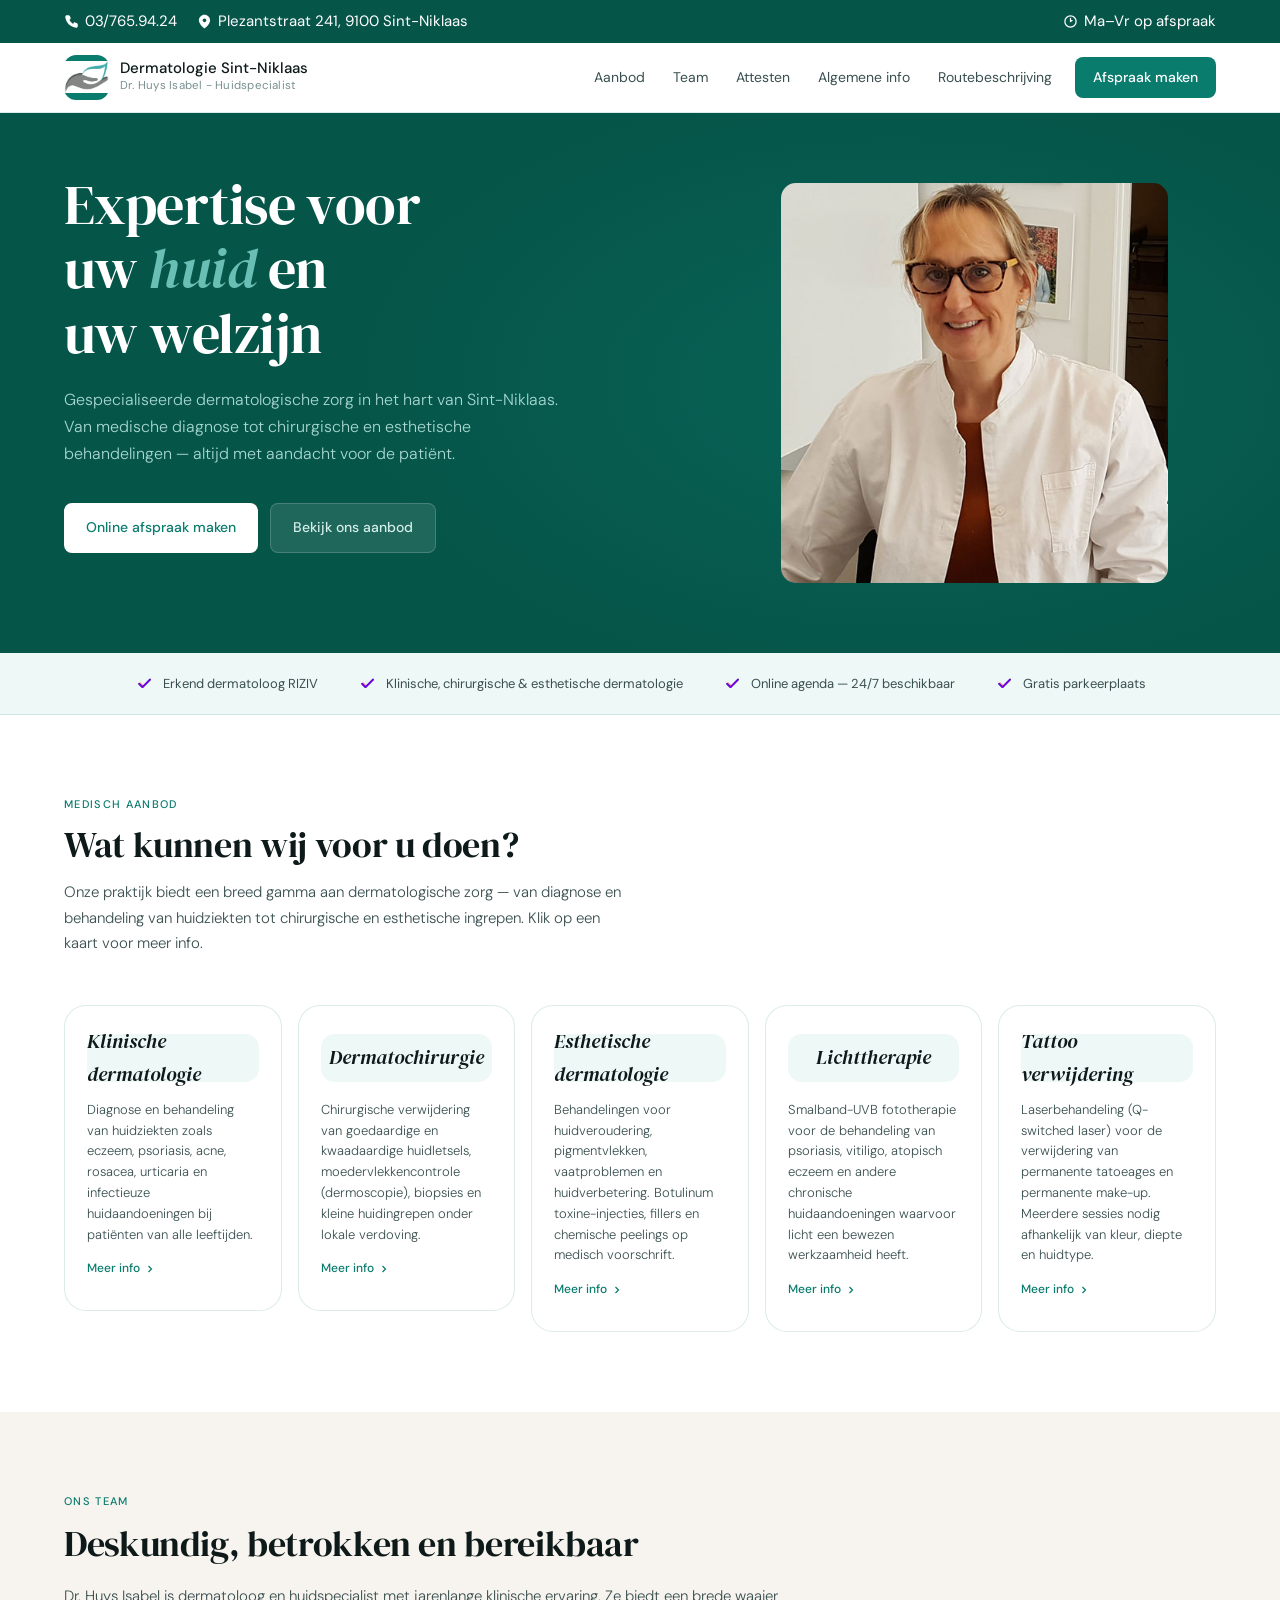
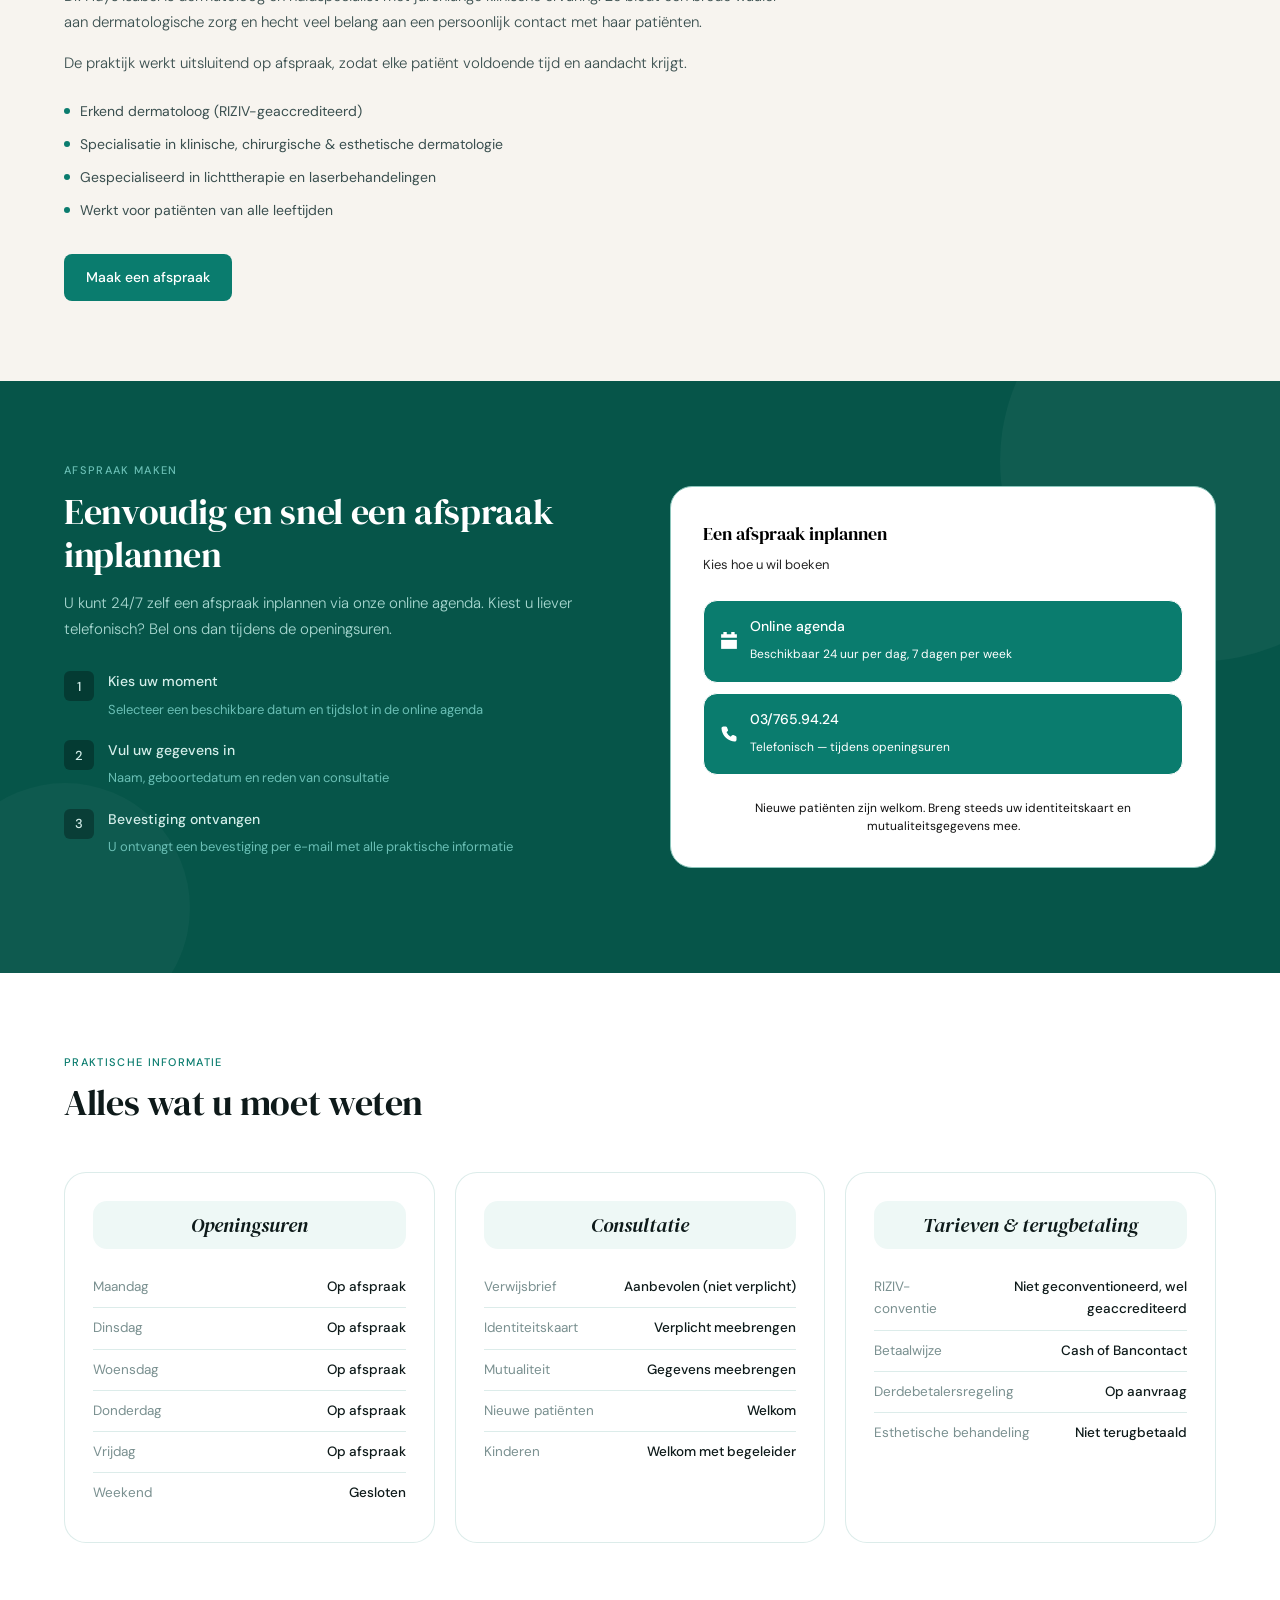
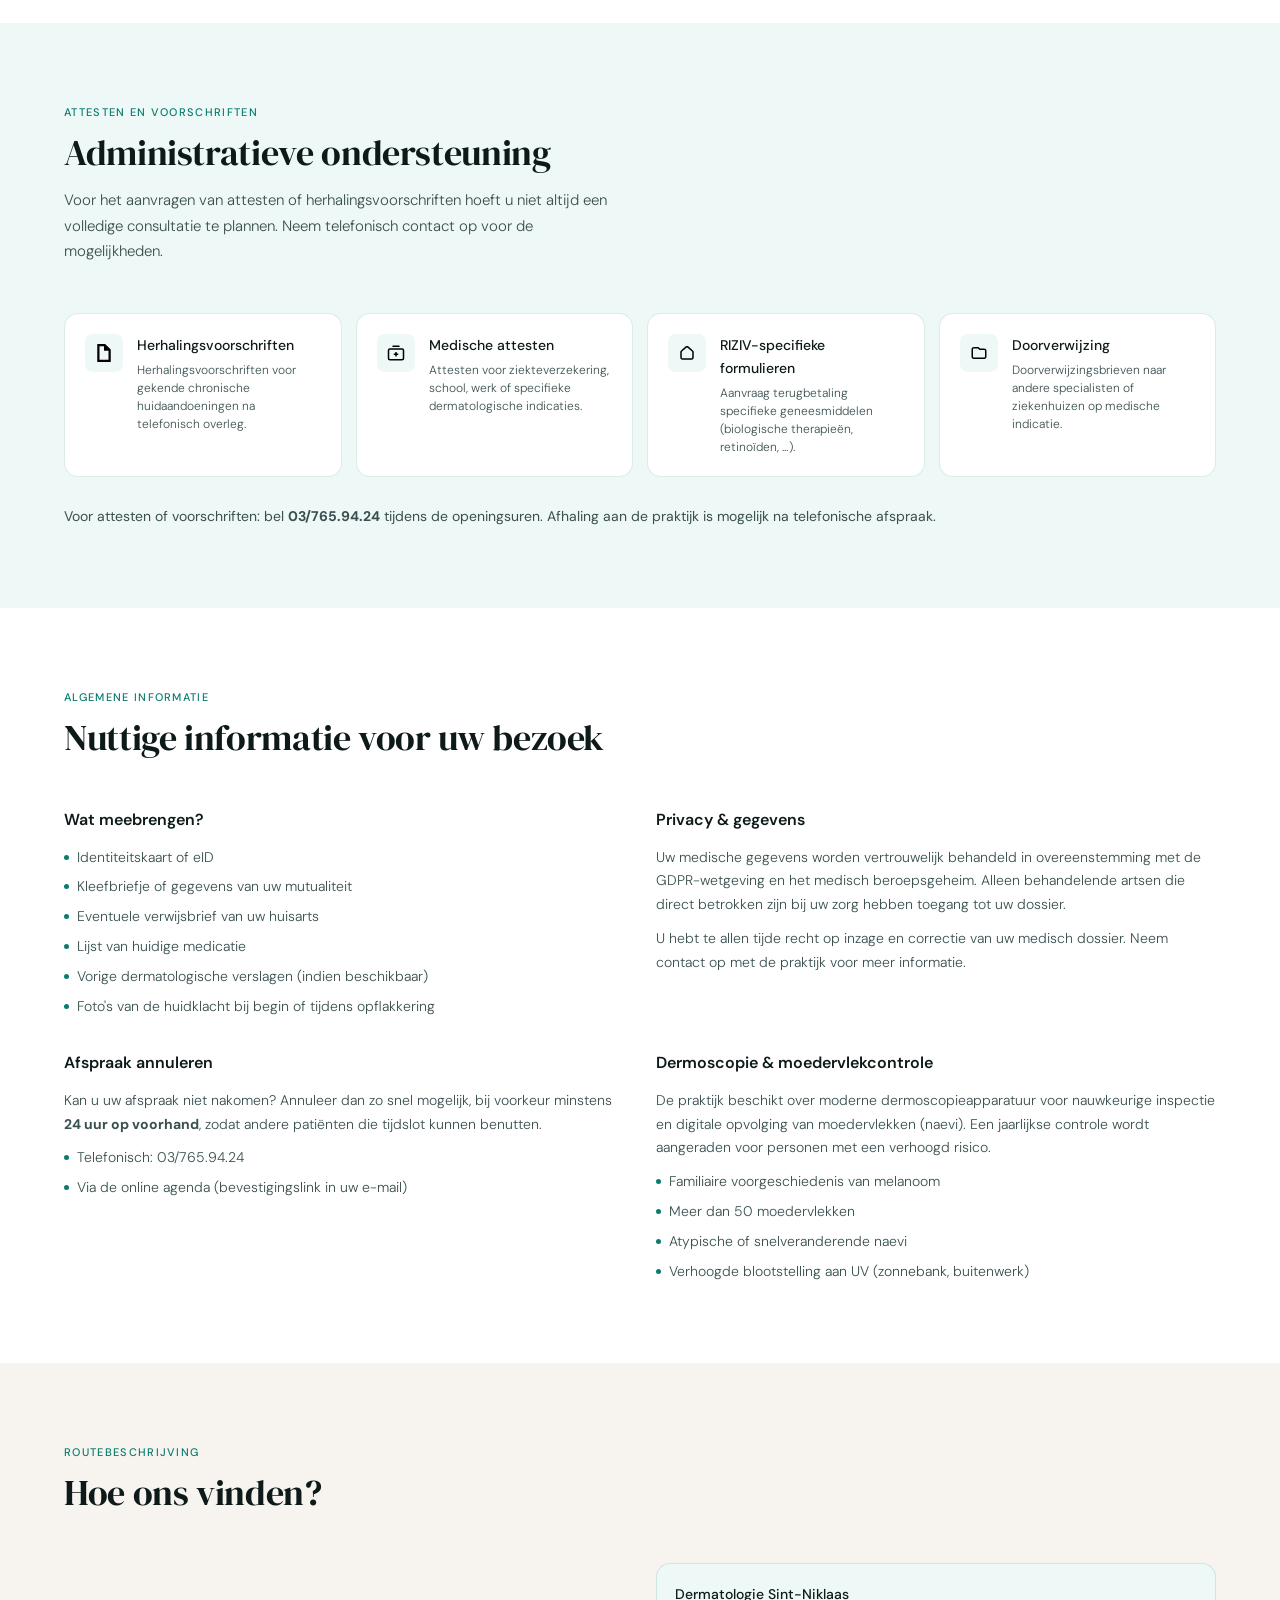
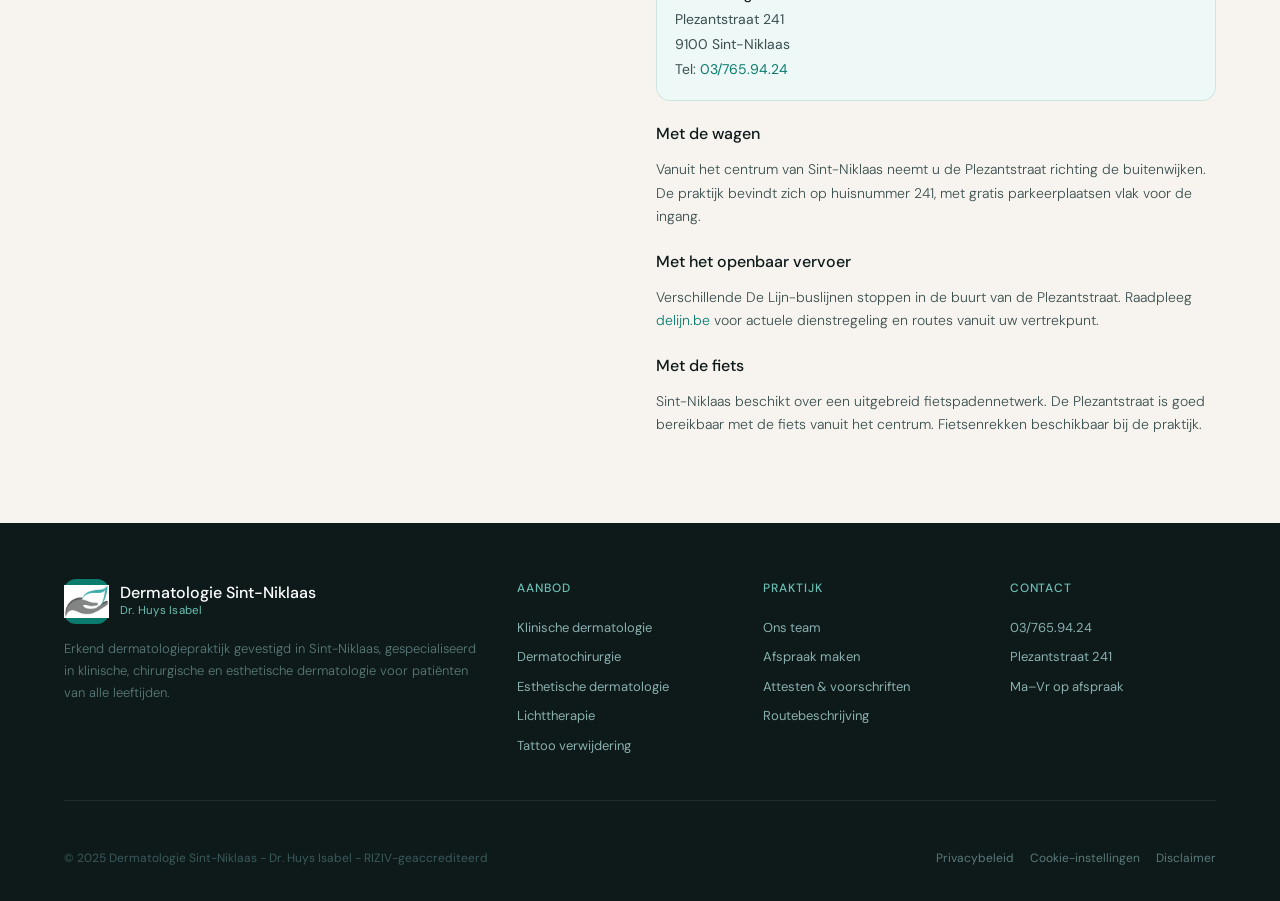
<file: index.html>
<!DOCTYPE html>
<html lang="nl-BE">
<head>
  <link rel="stylesheet" href="style.css">
  <meta charset="UTF-8">
  <meta name="viewport" content="width=device-width, initial-scale=1.0">
  <title>Dermatologie Sint-Niklaas – Dr. Huys Isabel</title>
  <link rel="preconnect" href="https://fonts.googleapis.com">
  <link rel="preconnect" href="https://fonts.gstatic.com" crossorigin>
  <link href="https://fonts.googleapis.com/css2?family=DM+Sans:ital,opsz,wght@0,9..40,300;0,9..40,400;0,9..40,500;1,9..40,300&family=DM+Serif+Display:ital@0;1&display=swap" rel="stylesheet">
</head>
<body>

<!-- TOPBAR -->
<div class="topbar">
  <div class="topbar-left">
    <div class="topbar-item">
      <img class="topbar-img" src="Images/phone_icon.svg" alt="phone">
      03/765.94.24
    </div>
    <div class="topbar-item">
      <img class="topbar-img" src="Images/location_icon.svg" alt="location">
      Plezantstraat 241, 9100 Sint-Niklaas
    </div>
  </div>
  <div class="topbar-item">
    <img class="topbar-img" src="Images/clock_icon.svg" alt="clock">
    Ma–Vr op afspraak
  </div>
</div>

<!-- HEADER -->
<header class="header" id="header">
  <a href="#" class="logo">
    <div class="logo-mark">
      <img src="Images/logo.png" alt="logo">
    </div>
    <div>
      <div class="logo-name">Dermatologie Sint-Niklaas</div>
      <div class="logo-sub">Dr. Huys Isabel - Huidspecialist</div>
    </div>
  </a>
  <nav class="nav" id="nav">
    <a href="#aanbod">Aanbod</a>
    <a href="#team">Team</a>
    <a href="#attesten">Attesten</a>
    <a href="#info">Algemene info</a>
    <a href="#route">Routebeschrijving</a>
    <a href="#afspraak" class="nav-cta">Afspraak maken</a>
  </nav>
  <button class="hamburger" onclick="document.getElementById('nav').classList.toggle('open')" aria-label="Menu openen">
    <span></span><span></span><span></span>
  </button>
</header>

<!-- HERO -->
<section class="hero">
  <div class="hero-content">
    <h1>Expertise voor<br>uw <em>huid</em> en<br>uw welzijn</h1>
    <p class="hero-desc">Gespecialiseerde dermatologische zorg in het hart van Sint-Niklaas. Van medische diagnose tot chirurgische en esthetische behandelingen — altijd met aandacht voor de patiënt.</p>
    <div class="hero-actions">
      <a href="#afspraak" class="btn btn-white">Online afspraak maken</a>
      <a href="#aanbod" class="btn btn-ghost">Bekijk ons aanbod</a>
    </div>
  </div>
  <div class="hero-images">
    <img src="Images/ProfielFoto.png" alt="Dr. Huys Isabel">
  </div>
</section>

<!-- TRUST BAR -->
<div class="trust-bar">
  <div class="trust-item">
    <img src="Images/purple_check.svg" alt="check">
    Erkend dermatoloog RIZIV
  </div>
  <div class="trust-item">
    <img src="Images/purple_check.svg" alt="check">
    Klinische, chirurgische & esthetische dermatologie
  </div>
  <div class="trust-item">
    <img src="Images/purple_check.svg" alt="check">
    Online agenda — 24/7 beschikbaar
  </div>
  <div class="trust-item">
    <img src="Images/purple_check.svg" alt="check">
    Gratis parkeerplaats
  </div>
</div>

<!-- AANBOD -->
<section class="section" id="aanbod">
  <div class="section-header">
    <div class="eyebrow">Medisch aanbod</div>
    <h2 class="section-title">Wat kunnen wij voor u doen?</h2>
    <p class="section-desc">Onze praktijk biedt een breed gamma aan dermatologische zorg — van diagnose en behandeling van huidziekten tot chirurgische en esthetische ingrepen. Klik op een kaart voor meer info.</p>
  </div>
  <div class="services-grid">
    <div class="service-card" onclick="toggleService(this)">
      <div class="service-icon">
        Klinische dermatologie
      </div>
      <p>Diagnose en behandeling van huidziekten zoals eczeem, psoriasis, acne, rosacea, urticaria en infectieuze huidaandoeningen bij patiënten van alle leeftijden.</p>
      <div class="service-link">Meer info <svg viewBox="0 0 24 24"><polyline points="9 18 15 12 9 6"/></svg></div>
      <div class="service-detail">
        <p class="service-detail-intro">In onze praktijk kunt u terecht voor aandoeningen die te maken hebben met de huid, de nagels en de haren zoals:</p>
        <ul>
          <li>Acne</li>
          <li>Wratten</li>
          <li>Psoriasis</li>
          <li>Moedervlekken</li>
          <li>Eczeem</li>
          <li>Allergietesten</li>
          <li>Pigmentstoornissen</li>
          <li>Spataders</li>
          <li>Rosacea & urticaria</li>
        </ul>
      </div>
    </div>
    <div class="service-card" onclick="toggleService(this)">
      <div class="service-icon">
        Dermatochirurgie
      </div>
      <p>Chirurgische verwijdering van goedaardige en kwaadaardige huidletsels, moedervlekkencontrole (dermoscopie), biopsies en kleine huidingrepen onder lokale verdoving.</p>
      <div class="service-link">Meer info <svg viewBox="0 0 24 24"><polyline points="9 18 15 12 9 6"/></svg></div>
      <div class="service-detail">
        <p class="service-detail-intro">Verwijderen van pigmentvlekken, goed- en kwaadaardige huidtumoren.</p>
        <ul>
          <li>Een ingreep kan enkel gepland worden na een voorafgaande consultatie.</li>
          <li>Hierbij wordt besproken of een ingreep wenselijk is, welk resultaat er kan verwacht worden, hoe de ingreep zal gebeuren en hoeveel tijd er zal moeten voorzien worden.</li>
          <li>Alle wegnames gebeuren onder plaatselijke verdoving in de praktijk.</li>
        </ul>
      </div>
    </div>
    <div class="service-card" onclick="toggleService(this)">
      <div class="service-icon">
        Esthetische dermatologie
      </div>
      <p>Behandelingen voor huidveroudering, pigmentvlekken, vaatproblemen en huidverbetering. Botulinum toxine-injecties, fillers en chemische peelings op medisch voorschrift.</p>
      <div class="service-link">Meer info <svg viewBox="0 0 24 24"><polyline points="9 18 15 12 9 6"/></svg></div>
      <div class="service-detail">
        <ul>
          <li>Ontharingslaser. Ontharen kan enkel voor donkere haren op een bleke huid. U moet rekenen op gemiddeld 5 sessies met telkens 2 maanden tussen; voor snor en baardstreek zijn vaak onderhoudssessies nodig.</li>
          <li>Laserbehandeling van couperose op het gelaat, spiders en kleine bloedvattumortjes (angioom).</li>
          <li>Laserbehandeling van 'ouderdomsvlekken' op gelaat en handruggen.</li>
          <li>Injecties met botulinetoxine voor overmatig okselzweten.</li>
          <li>Wegspuiten van kleine spataders op de benen (sclerotherapie).</li>
        </ul>
        <p class="service-detail-note">Deze behandelingen worden steeds voorafgegaan door een consultatie. Hierin worden de mogelijkheden van de behandeling, het te verwachten resultaat en de kostprijs besproken. Op basis van deze informatie kan u dan een afspraak maken voor de gekozen behandeling.</p>
      </div>
    </div>
    <div class="service-card" onclick="toggleService(this)">
      <div class="service-icon">
        Lichttherapie
      </div>
      <p>Smalband-UVB fototherapie voor de behandeling van psoriasis, vitiligo, atopisch eczeem en andere chronische huidaandoeningen waarvoor licht een bewezen werkzaamheid heeft.</p>
      <div class="service-link">Meer info <svg viewBox="0 0 24 24"><polyline points="9 18 15 12 9 6"/></svg></div>
      <div class="service-detail">
        <p class="service-detail-intro">PUVA en UVB voor:</p>
        <ul>
          <li>Psoriasis</li>
          <li>Eczeem</li>
          <li>Zonneallergie</li>
          <li>…</li>
        </ul>
      </div>
    </div>
    <div class="service-card" onclick="toggleService(this)">
      <div class="service-icon">
        Tattoo verwijdering
      </div>
      <p>Laserbehandeling (Q-switched laser) voor de verwijdering van permanente tatoeages en permanente make-up. Meerdere sessies nodig afhankelijk van kleur, diepte en huidtype.</p>
      <div class="service-link">Meer info <svg viewBox="0 0 24 24"><polyline points="9 18 15 12 9 6"/></svg></div>
      <div class="service-detail">
        <p class="service-detail-intro">We beschikken over de Spectra XT laser (Q-switchlaser). Hiermee kunnen de meeste tattoos op een efficiënte manier verwijderd worden.</p>
        <ul>
          <li>Afhankelijk van de gebruikte kleuren, de grootte, de locatie, … moet men rekenen op 4 tot meer dan 10 sessies met een interval van 4 à 8 weken. Het vraagt dus een zekere volharding.</li>
          <li>Kleuren die het best reageren op de laser zijn zwart en donkerblauw. Meerkleurige tattoos zijn moeilijker te verwijderen. Soms kan dan ook geen volledige verwijdering bekomen worden.</li>
          <li>De behandelingen worden uitgevoerd door een medewerker en gebeuren voornamelijk in het weekend, maar andere dagen kunnen afgesproken worden.</li>
          <li>Contact: Mr Carl Vueghs — 0477/79 23 23</li>
          <li>Bij aankoop van een pakket van 5 sessies krijg je 1 extra sessie gratis.</li>
        </ul>
      </div>
    </div>
  </div>
</section>

<!-- TEAM -->
<section class="section section-sand" id="team">
  <div class="team-grid">
    <div class="team-text">
      <div class="eyebrow">Ons team</div>
      <h2 class="section-title">Deskundig, betrokken en bereikbaar</h2>
      <p>Dr. Huys Isabel is dermatoloog en huidspecialist met jarenlange klinische ervaring. Ze biedt een brede waaier aan dermatologische zorg en hecht veel belang aan een persoonlijk contact met haar patiënten.</p>
      <p>De praktijk werkt uitsluitend op afspraak, zodat elke patiënt voldoende tijd en aandacht krijgt.</p>
      <div class="team-creds">
        <div class="cred-item"><div class="cred-dot"></div>Erkend dermatoloog (RIZIV-geaccrediteerd)</div>
        <div class="cred-item"><div class="cred-dot"></div>Specialisatie in klinische, chirurgische & esthetische dermatologie</div>
        <div class="cred-item"><div class="cred-dot"></div>Gespecialiseerd in lichttherapie en laserbehandelingen</div>
        <div class="cred-item"><div class="cred-dot"></div>Werkt voor patiënten van alle leeftijden</div>
      </div>
      <a href="#afspraak" class="btn btn-teal">Maak een afspraak</a>
    </div>
  </div>
</section>

<!-- AFSPRAAK -->
<section class="section appt-section" id="afspraak">
  <div class="appt-inner">
    <div class="appt-text">
      <div class="eyebrow">Afspraak maken</div>
      <h2 class="section-title">Eenvoudig en snel een afspraak inplannen</h2>
      <p>U kunt 24/7 zelf een afspraak inplannen via onze online agenda. Kiest u liever telefonisch? Bel ons dan tijdens de openingsuren.</p>
      <div class="appt-steps">
        <div class="appt-step">
          <div class="step-num">1</div>
          <div class="step-info">
            <strong>Kies uw moment</strong>
            <span>Selecteer een beschikbare datum en tijdslot in de online agenda</span>
          </div>
        </div>
        <div class="appt-step">
          <div class="step-num">2</div>
          <div class="step-info">
            <strong>Vul uw gegevens in</strong>
            <span>Naam, geboortedatum en reden van consultatie</span>
          </div>
        </div>
        <div class="appt-step">
          <div class="step-num">3</div>
          <div class="step-info">
            <strong>Bevestiging ontvangen</strong>
            <span>U ontvangt een bevestiging per e-mail met alle praktische informatie</span>
          </div>
        </div>
      </div>
    </div>
    <div class="appt-card">
      <h4>Een afspraak inplannen</h4>
      <div class="appt-card-sub">Kies hoe u wil boeken</div>
      <div class="appt-options">
        <a href="https://onlinebooking.myorganizer.online?guid=MmE2ZjE2NGQtZTBhZC00NzQ1LTliNDYtNjNiOTc2MGVhNzIw&role=OA%3D%3D&language=bmxfQkU%3D" target="_blank" class="appt-opt">
          <img src="Images/agenda_icon.svg" alt="agenda">
          <div class="appt-opt-text">
            <strong>Online agenda</strong>
            <span>Beschikbaar 24 uur per dag, 7 dagen per week</span>
          </div>
        </a>
        <a href="tel:037659424" class="appt-opt">
          <img src="Images/phone_icon.svg" alt="phone">
          <div class="appt-opt-text">
            <strong>03/765.94.24</strong>
            <span>Telefonisch — tijdens openingsuren</span>
          </div>
        </a>
      </div>
      <div class="appt-note">Nieuwe patiënten zijn welkom. Breng steeds uw identiteitskaart en mutualiteitsgegevens mee.</div>
    </div>
  </div>
</section>

<!-- PRAKTISCHE INFO -->
<section class="section" id="info">
  <div class="section-header">
    <div class="eyebrow">Praktische informatie</div>
    <h2 class="section-title">Alles wat u moet weten</h2>
  </div>
  <div class="info-grid">
    <div class="info-card">
      <div class="service-icon">
        Openingsuren
      </div>
      <dl class="info-rows">
        <div class="info-row"><dt>Maandag</dt><dd>Op afspraak</dd></div>
        <div class="info-row"><dt>Dinsdag</dt><dd>Op afspraak</dd></div>
        <div class="info-row"><dt>Woensdag</dt><dd>Op afspraak</dd></div>
        <div class="info-row"><dt>Donderdag</dt><dd>Op afspraak</dd></div>
        <div class="info-row"><dt>Vrijdag</dt><dd>Op afspraak</dd></div>
        <div class="info-row"><dt>Weekend</dt><dd>Gesloten</dd></div>
      </dl>
    </div>
    <div class="info-card">
      <div class="service-icon">
        Consultatie
      </div>
      <dl class="info-rows">
        <div class="info-row"><dt>Verwijsbrief</dt><dd>Aanbevolen (niet verplicht)</dd></div>
        <div class="info-row"><dt>Identiteitskaart</dt><dd>Verplicht meebrengen</dd></div>
        <div class="info-row"><dt>Mutualiteit</dt><dd>Gegevens meebrengen</dd></div>
        <div class="info-row"><dt>Nieuwe patiënten</dt><dd>Welkom</dd></div>
        <div class="info-row"><dt>Kinderen</dt><dd>Welkom met begeleider</dd></div>
      </dl>
    </div>
    <div class="info-card">
      <div class="service-icon">
        Tarieven & terugbetaling
      </div>
      <dl class="info-rows">
        <div class="info-row"><dt>RIZIV-conventie</dt><dd>Niet geconventioneerd, wel geaccrediteerd</dd></div>
        <div class="info-row"><dt>Betaalwijze</dt><dd>Cash of Bancontact</dd></div>
        <div class="info-row"><dt>Derdebetalersregeling</dt><dd>Op aanvraag</dd></div>
        <div class="info-row"><dt>Esthetische behandeling</dt><dd>Niet terugbetaald</dd></div>
      </dl>
    </div>
  </div>
</section>

<!-- ATTESTEN & VOORSCHRIFTEN -->
<section class="section section-tealxl" id="attesten">
  <div class="section-header">
    <div class="eyebrow">Attesten en voorschriften</div>
    <h2 class="section-title">Administratieve ondersteuning</h2>
    <p class="section-desc">Voor het aanvragen van attesten of herhalingsvoorschriften hoeft u niet altijd een volledige consultatie te plannen. Neem telefonisch contact op voor de mogelijkheden.</p>
  </div>
  <div class="attest-grid">
    <div class="attest-item">
      <div class="attest-icon"><img src="Images/papersheet.svg" alt=""></div>
      <div>
        <h4>Herhalingsvoorschriften</h4>
        <p>Herhalingsvoorschriften voor gekende chronische huidaandoeningen na telefonisch overleg.</p>
      </div>
    </div>
    <div class="attest-item">
      <div class="attest-icon"><img src="Images/medCertificate.svg" alt=""></div>
      <div>
        <h4>Medische attesten</h4>
        <p>Attesten voor ziekteverzekering, school, werk of specifieke dermatologische indicaties.</p>
      </div>
    </div>
    <div class="attest-item">
      <div class="attest-icon"><img src="Images/riziv.svg" alt=""></div>
      <div>
        <h4>RIZIV-specifieke formulieren</h4>
        <p>Aanvraag terugbetaling specifieke geneesmiddelen (biologische therapieën, retinoïden, …).</p>
      </div>
    </div>
    <div class="attest-item">
      <div class="attest-icon"><img src="Images/doorverwijzing.svg" alt=""></div>
      <div>
        <h4>Doorverwijzing</h4>
        <p>Doorverwijzingsbrieven naar andere specialisten of ziekenhuizen op medische indicatie.</p>
      </div>
    </div>
  </div>
  <p style="margin-top: 28px; font-size: 14px; color: var(--ink-2);">Voor attesten of voorschriften: bel <strong>03/765.94.24</strong> tijdens de openingsuren. Afhaling aan de praktijk is mogelijk na telefonische afspraak.</p>
</section>

<!-- ALGEMENE INFO -->
<section class="section" id="alginfo">
  <div class="section-header">
    <div class="eyebrow">Algemene informatie</div>
    <h2 class="section-title">Nuttige informatie voor uw bezoek</h2>
  </div>
  <div class="general-grid">
    <div class="general-block">
      <h3>Wat meebrengen?</h3>
      <ul>
        <li>Identiteitskaart of eID</li>
        <li>Kleefbriefje of gegevens van uw mutualiteit</li>
        <li>Eventuele verwijsbrief van uw huisarts</li>
        <li>Lijst van huidige medicatie</li>
        <li>Vorige dermatologische verslagen (indien beschikbaar)</li>
        <li>Foto's van de huidklacht bij begin of tijdens opflakkering</li>
      </ul>
    </div>
    <div class="general-block">
      <h3>Privacy & gegevens</h3>
      <p>Uw medische gegevens worden vertrouwelijk behandeld in overeenstemming met de GDPR-wetgeving en het medisch beroepsgeheim. Alleen behandelende artsen die direct betrokken zijn bij uw zorg hebben toegang tot uw dossier.</p>
      <p style="margin-top: 10px;">U hebt te allen tijde recht op inzage en correctie van uw medisch dossier. Neem contact op met de praktijk voor meer informatie.</p>
    </div>
    <div class="general-block">
      <h3>Afspraak annuleren</h3>
      <p>Kan u uw afspraak niet nakomen? Annuleer dan zo snel mogelijk, bij voorkeur minstens <strong>24 uur op voorhand</strong>, zodat andere patiënten die tijdslot kunnen benutten.</p>
      <ul style="margin-top: 10px;">
        <li>Telefonisch: 03/765.94.24</li>
        <li>Via de online agenda (bevestigingslink in uw e-mail)</li>
      </ul>
    </div>
    <div class="general-block">
      <h3>Dermoscopie & moedervlekcontrole</h3>
      <p>De praktijk beschikt over moderne dermoscopieapparatuur voor nauwkeurige inspectie en digitale opvolging van moedervlekken (naevi). Een jaarlijkse controle wordt aangeraden voor personen met een verhoogd risico.</p>
      <ul style="margin-top: 10px;">
        <li>Familiaire voorgeschiedenis van melanoom</li>
        <li>Meer dan 50 moedervlekken</li>
        <li>Atypische of snelveranderende naevi</li>
        <li>Verhoogde blootstelling aan UV (zonnebank, buitenwerk)</li>
      </ul>
    </div>
  </div>
</section>

<!-- ROUTEBESCHRIJVING -->
<section class="section section-sand" id="route">
  <div class="section-header">
    <div class="eyebrow">Routebeschrijving</div>
    <h2 class="section-title">Hoe ons vinden?</h2>
  </div>
  <div class="route-grid">
    <div>
      <div class="map-placeholder">
        <iframe
                src="https://www.google.com/maps?q=Plezantstraat+241+9100+Sint-Niklaas&output=embed"
                width="100%"
                height="100%"
                style="border:0; border-radius:inherit;"
                allowfullscreen=""
                loading="lazy"
                referrerpolicy="no-referrer-when-downgrade"
                title="Kaart Dermatologie Sint-Niklaas">
        </iframe>
      </div>
    </div>
    <div class="route-info">
      <div class="address-block">
        <strong>Dermatologie Sint-Niklaas</strong><br>
        Plezantstraat 241<br>
        9100 Sint-Niklaas<br>
        Tel: <a href="tel:037659424" style="color: var(--teal);">03/765.94.24</a>
      </div>
      <h3>Met de wagen</h3>
      <p>Vanuit het centrum van Sint-Niklaas neemt u de Plezantstraat richting de buitenwijken. De praktijk bevindt zich op huisnummer 241, met gratis parkeerplaatsen vlak voor de ingang.</p>
      <h3>Met het openbaar vervoer</h3>
      <p>Verschillende De Lijn-buslijnen stoppen in de buurt van de Plezantstraat. Raadpleeg <a href="https://www.delijn.be" target="_blank" style="color: var(--teal);">delijn.be</a> voor actuele dienstregeling en routes vanuit uw vertrekpunt.</p>
      <h3>Met de fiets</h3>
      <p>Sint-Niklaas beschikt over een uitgebreid fietspadennetwerk. De Plezantstraat is goed bereikbaar met de fiets vanuit het centrum. Fietsenrekken beschikbaar bij de praktijk.</p>
    </div>
  </div>
</section>

<!-- FOOTER -->
<footer class="footer">
  <div class="footer-top">
    <div class="footer-brand">
      <div class="logo" style="margin-bottom: 14px;">
        <div class="logo-mark">
          <img src="Images/logo.png" alt="logo">
        </div>
        <div>
          <div class="logo-name">Dermatologie Sint-Niklaas</div>
          <div class="logo-sub">Dr. Huys Isabel</div>
        </div>
      </div>
      <p>Erkend dermatologiepraktijk gevestigd in Sint-Niklaas, gespecialiseerd in klinische, chirurgische en esthetische dermatologie voor patiënten van alle leeftijden.</p>
    </div>
    <div class="footer-col">
      <h4>Aanbod</h4>
      <a href="#aanbod">Klinische dermatologie</a>
      <a href="#aanbod">Dermatochirurgie</a>
      <a href="#aanbod">Esthetische dermatologie</a>
      <a href="#aanbod">Lichttherapie</a>
      <a href="#aanbod">Tattoo verwijdering</a>
    </div>
    <div class="footer-col">
      <h4>Praktijk</h4>
      <a href="#team">Ons team</a>
      <a href="#afspraak">Afspraak maken</a>
      <a href="#attesten">Attesten & voorschriften</a>
      <a href="#route">Routebeschrijving</a>
    </div>
    <div class="footer-col">
      <h4>Contact</h4>
      <div class="footer-contact-item">
        03/765.94.24
      </div>
      <div class="footer-contact-item">
        Plezantstraat 241
      </div>
      <div class="footer-contact-item">
        Ma–Vr op afspraak
      </div>
    </div>
  </div>
  <div class="footer-bottom">
    <span>© 2025 Dermatologie Sint-Niklaas - Dr. Huys Isabel - RIZIV-geaccrediteerd</span>
    <div style="display: flex; gap: 16px;">
      <a href="#">Privacybeleid</a>
      <a href="#">Cookie-instellingen</a>
      <a href="#">Disclaimer</a>
    </div>
  </div>
</footer>

<script>
  function toggleService(card) {
    card.classList.toggle('open');
  }
</script>

</body>
</html>
</file>
<file: style.css>
/* @AUTHOR : ISMAIL */

*, *::before, *::after { box-sizing: border-box; margin: 0; padding: 0; } /* reset std browser margins/paddings enz */
/* kleuren die ik gebruik */
:root {
    --ink:      #0e1a1a;
    --ink-2:    #3a4f4f;
    --ink-3:    #7a9090;
    --teal:     #0a7c6e;
    --teal-d:   #065549;
    --teal-l:   #d4eeea;
    --teal-xl:  #eef8f6;
    --sand:     #f7f4ef;
    --white:    #ffffff;
    --border:   rgba(10,124,110,0.14);
    --radius-s: 8px;
    --radius-m: 14px;
    --radius-l: 22px;
}

html { scroll-behavior: smooth; }

body {
    font-family: 'DM Sans', sans-serif;
    font-size: 18px;
    line-height: 1.65;
    color: var(--ink);
    background: var(--white);
    -webkit-font-smoothing: antialiased;
}

a { color: inherit; text-decoration: none; }
img { display: block; max-width: 100%; }

/* ── TOPBAR ── */
.topbar {
    background: var(--teal-d);
    color: #ffffff;
    font-size: 15px;
    padding: 9px 5vw;
    display: flex;
    justify-content: space-between;
    align-items: center;
    gap: 12px;
}
.topbar-left { display: flex; gap: 20px; }
.topbar-item { display: flex; align-items: center; gap: 6px; }
.topbar-img { width: 15px; height: 15px; filter: invert(1); }

/* ── HEADER / NAV ── */
.header {
    position: sticky;
    top: 0;
    z-index: 100;
    background: rgba(255,255,255,0.92);
    backdrop-filter: blur(12px);
    -webkit-backdrop-filter: blur(12px);
    border-bottom: 1px solid var(--border);
    padding: 0 5vw;
    height: 70px;
    display: flex;
    align-items: center;
    justify-content: space-between;
}
.logo {
    display: flex;
    align-items: center;
    gap: 11px;
}
.logo-mark {
    width: 45px; height: 45px;
    background: var(--teal);
    border-radius: 12px;
    display: flex; align-items: center; justify-content: center;
    flex-shrink: 0;
}
.logo-name { font-size: 15px; font-weight: 500; color: var(--ink); line-height: 1.2; }
.logo-sub { font-size: 11.5px; color: var(--ink-3); letter-spacing: 0.02em; }

.nav { display: flex; align-items: center; gap: 2px; }
.nav a {
    font-size: 14px;
    color: var(--ink-2);
    padding: 7px 13px;
    border-radius: var(--radius-s);
    transition: background 0.15s, color 0.15s;
    white-space: nowrap;
}
.nav a:hover { background: var(--teal-xl); color: var(--teal); }
.nav-cta {
    background: var(--teal) !important;
    color: #fff !important;
    font-weight: 500;
    margin-left: 8px;
    padding: 9px 18px !important;
    border-radius: var(--radius-s) !important;
}
.nav-cta:hover { background: var(--teal-d) !important; }

/* hamburger */
.hamburger { display: none; cursor: pointer; background: none; border: none; padding: 6px; }
.hamburger span { display: block; width: 22px; height: 2px; background: var(--ink); border-radius: 2px; margin: 4px 0; transition: 0.2s; }

/* ── HERO ── */
.hero {
    background: var(--teal-d);
    padding: 20px 5vw 20px;
    display: grid;
    grid-template-columns: 1fr auto auto;
    gap: 48px;
    align-items: center;
    overflow: hidden;
    position: relative;
    max-height: 550px;
}
.hero-images {
    display: flex;
    gap: 20px;
    position: relative;
    z-index: 1;
}

.hero-images img {
    width: 100%;
    max-width: 400px;
    height: 400px;
    object-fit: cover;
    border-radius: 15px;
}

.hero::before {
    content: '';
    position: absolute;
    inset: 0;
    background: radial-gradient(ellipse 60% 80% at 70% 50%, rgba(10,124,110,0.35) 0%, transparent 70%);
    pointer-events: none;
}
.hero-content { padding-bottom: 80px; position: relative; z-index: 1; }
.hero h1 {
    font-family: 'DM Serif Display', serif;
    font-size: clamp(36px, 5vw, 56px);
    font-weight: 400;
    color: #fff;
    line-height: 1.15;
    margin-top: 40px;
    margin-bottom: 20px;
    letter-spacing: -0.01em;
}
.hero h1 em { font-style: italic; color: #6abfb5; }
.hero-desc {
    font-size: 16px;
    color: #a8d8d1;
    max-width: 500px;
    margin-bottom: 36px;
    line-height: 1.7;
    font-weight: 300;
}
.hero-actions { display: flex; gap: 12px; flex-wrap: wrap; }
.btn {
    display: inline-flex;
    align-items: center;
    gap: 8px;
    font-family: 'DM Sans', sans-serif;
    font-size: 14px;
    font-weight: 500;
    padding: 12px 22px;
    border-radius: var(--radius-s);
    cursor: pointer;
    border: none;
    transition: 0.15s;
}
.btn svg { width: 16px; height: 16px; stroke: currentColor; fill: none; stroke-width: 2; flex-shrink: 0; }
.btn-white { background: #fff; color: var(--teal); }
.btn-white:hover { background: var(--teal-l); }
.btn-ghost { background: rgba(255,255,255,0.1); color: #d4eeea; border: 1px solid rgba(255,255,255,0.18); }
.btn-ghost:hover { background: rgba(255,255,255,0.18); }
.btn-teal { background: var(--teal); color: #fff; }
.btn-teal:hover { background: var(--teal-d); }

/* ── TRUST BAR ── */
.trust-bar {
    background: var(--teal-xl);
    border-bottom: 1px solid var(--border);
    padding: 20px 5vw;
    display: flex;
    justify-content: center;
    gap: 40px;
    flex-wrap: wrap;
}
.trust-item { display: flex; align-items: center; gap: 8px; font-size: 13px; color: var(--ink-2); }
.trust-item img { width: 20px; height: 20px; }

/* ── SECTIONS ── */
.section { padding: 80px 5vw; }
.section-sand { background: var(--sand); }
.section-tealxl { background: var(--teal-xl); }

.section-header { margin-bottom: 48px; }
.eyebrow {
    font-size: 11px;
    font-weight: 500;
    letter-spacing: 0.12em;
    text-transform: uppercase;
    color: var(--teal);
    margin-bottom: 10px;
}
.section-title {
    font-family: 'DM Serif Display', serif;
    font-size: clamp(26px, 3.5vw, 36px);
    font-weight: 400;
    color: var(--ink);
    line-height: 1.2;
    letter-spacing: -0.01em;
    margin-bottom: 14px;
}
.section-desc { font-size: 15px; color: var(--ink-2); max-width: 560px; line-height: 1.7; font-weight: 300; }

/* ── SERVICES ── */
.services-grid {
    display: grid;
    grid-template-columns: repeat(auto-fit, minmax(190px, 1fr));
    gap: 16px;
    align-items: start;
}
.service-card {
    background: var(--white);
    border: 1px solid var(--border);
    border-radius: var(--radius-l);
    padding: 28px 22px;
    transition: box-shadow 0.2s, transform 0.2s, border-color 0.2s;
    cursor: pointer;
}
.service-card:hover {
    box-shadow: 0 8px 32px rgba(10,124,110,0.1);
    transform: translateY(-2px);
    border-color: rgba(10,124,110,0.3);
}
.service-card.open {
    border-color: rgba(10,124,110,0.3);
    box-shadow: 0 8px 32px rgba(10,124,110,0.1);
    transform: none;
}
.service-icon {
    width: 100%; height: 48px;
    background: var(--teal-xl);
    border-radius: var(--radius-m);
    display: flex; align-items: center; justify-content: center;
    margin-bottom: 18px;
    font-size: 20px;
    font-style: italic;
    font-family: 'DM Serif Display', sans-serif;
}
.service-card p { font-size: 13px; color: var(--ink-2); line-height: 1.6; font-weight: 300; }
.service-link {
    display: inline-flex; align-items: center; gap: 4px;
    font-size: 12px; color: var(--teal); font-weight: 500;
    margin-top: 14px;
}
.service-link svg { width: 12px; height: 12px; stroke: currentColor; fill: none; stroke-width: 2.5; transition: transform 0.25s; }

/* service expand/detail */
.service-card.open .service-link svg { transform: rotate(90deg); }
.service-card.open .service-link { color: var(--teal-d); }
.service-detail {
    max-height: 0;
    overflow: hidden;
    opacity: 0;
    transition: max-height 0.35s ease, opacity 0.3s ease, margin-top 0.3s ease;
    margin-top: 0;
}
.service-card.open .service-detail {
    max-height: 600px;
    opacity: 1;
    margin-top: 16px;
}
.service-detail-intro {
    font-size: 12.5px !important;
    color: var(--ink-2) !important;
    margin-bottom: 12px;
    padding-top: 14px;
    border-top: 1px solid var(--border);
}
.service-detail ul {
    list-style: none;
    display: flex;
    flex-direction: column;
    gap: 7px;
}
.service-detail ul li {
    display: flex;
    align-items: flex-start;
    gap: 9px;
    font-size: 13px;
    color: var(--ink-2);
    font-weight: 300;
}
.service-detail ul li::before {
    content: '';
    width: 5px;
    height: 5px;
    background: var(--teal);
    border-radius: 50%;
    margin-top: 8px;
    flex-shrink: 0;
}

/* ── ABOUT / TEAM ── */
.team-grid {
    display: grid;
    grid-template-columns: 2fr 1fr;
    gap: 48px;
    align-items: start;
}

.team-text .eyebrow { margin-bottom: 12px; }
.team-text .section-title { margin-bottom: 18px; }
.team-text p { font-size: 15px; color: var(--ink-2); line-height: 1.75; font-weight: 300; margin-bottom: 14px; }
.team-creds {
    display: flex;
    flex-direction: column;
    gap: 10px;
    margin: 24px 0 32px;
}
.cred-item {
    display: flex; align-items: flex-start; gap: 10px;
    font-size: 14px; color: var(--ink-2);
}
.cred-dot { width: 6px; height: 6px; background: var(--teal); border-radius: 50%; margin-top: 8px; flex-shrink: 0; }

/* ── APPOINTMENT ── */
.appt-section {
    background: var(--teal-d);
    position: relative;
    overflow: hidden;
}
.appt-section::before {
    content: '';
    position: absolute;
    top: -120px; right: -120px;
    width: 400px; height: 400px;
    border-radius: 50%;
    background: rgba(255,255,255,0.04);
    pointer-events: none;
}
.appt-section::after {
    content: '';
    position: absolute;
    bottom: -60px; left: -60px;
    width: 250px; height: 250px;
    border-radius: 50%;
    background: rgba(255,255,255,0.03);
    pointer-events: none;
}
.appt-inner {
    position: relative; z-index: 1;
    display: grid;
    grid-template-columns: 1fr 1fr;
    gap: 60px;
    align-items: center;
}
.appt-text .eyebrow { color: #6abfb5; }
.appt-text .section-title { color: #fff; }
.appt-text p { font-size: 15px; color: #a8d8d1; font-weight: 300; line-height: 1.75; margin-bottom: 8px; }
.appt-steps { margin: 28px 0 32px; display: flex; flex-direction: column; gap: 16px; }
.appt-step {
    display: flex;
    align-items: flex-start;
    gap: 14px;
}
.step-num {
    width: 30px; height: 30px;
    background: rgba(0, 0, 0, 0.3);
    border-radius: 20%;
    display: flex; align-items: center; justify-content: center;
    font-size: 13px; font-weight: 500; color: #d4eeea;
    flex-shrink: 0; margin-top: 1px;
}
.step-info strong { display: block; font-size: 14px; color: #d4eeea; font-weight: 500; }
.step-info span { font-size: 13px; color: #6abfb5; }

.appt-card {
    background: rgba(255, 255, 255);
    border: 1px solid rgb(140, 198, 188);
    border-radius: var(--radius-l);
    padding: 32px;
    backdrop-filter: blur(8px);
}
.appt-card h4 { font-size: 18px; font-weight: 500; color: #000000; margin-bottom: 6px; font-family: 'DM Serif Display', serif; }
.appt-card-sub { font-size: 13px; color: #252525; margin-bottom: 24px; }
.appt-options { display: flex; flex-direction: column; gap: 10px; margin-bottom: 24px; }
.appt-opt {
    background-color: var(--teal);
    border: 1px solid rgb(255,255,255);
    border-radius: var(--radius-m);
    padding: 14px 16px;
    display: flex; align-items: center; gap: 12px;
    cursor: pointer;
    transition: background 0.15s, border-color 0.15s;
}
.appt-opt:hover { background: var(--teal-d); border-color: rgba(250, 250, 250, 0.96); }
.appt-opt svg { width: 18px; height: 18px; stroke: #ffffff; fill: none; stroke-width: 1.8; flex-shrink: 0; }
.appt-opt img { width: 18px; height: 18px; flex-shrink: 0; filter: invert(); }
.appt-opt-text strong { display: block; font-size: 14px; color: #ffffff; font-weight: 500; }
.appt-opt-text span { font-size: 12px; color: #ffffff; }
.appt-note { font-size: 12px; color: #101010; text-align: center; line-height: 1.5; }

/* ── PRACTICAL INFO ── */
.info-grid {
    display: grid;
    grid-template-columns: repeat(3, 1fr);
    gap: 20px;
}
.info-card {
    background: var(--white);
    border: 1px solid var(--border);
    border-radius: var(--radius-l);
    padding: 28px;
}
.info-rows { display: flex; flex-direction: column; gap: 0; }
.info-row {
    display: flex;
    justify-content: space-between;
    padding: 9px 0;
    border-bottom: 1px solid var(--border);
    font-size: 13.5px;
}
.info-row:last-child { border-bottom: none; }
.info-row dt { color: var(--ink-3); font-weight: 400; }
.info-row dd { color: var(--ink); font-weight: 500; text-align: right; }

/* ── ATTESTATIONS ── */
.attest-grid {
    display: grid;
    grid-template-columns: repeat(auto-fit, minmax(220px, 1fr));
    gap: 14px;
}
.attest-item {
    background: var(--white);
    border: 1px solid var(--border);
    border-radius: var(--radius-m);
    padding: 20px;
    display: flex;
    gap: 14px;
    align-items: flex-start;
}
.attest-icon {
    width: 38px; height: 38px;
    background: var(--teal-xl);
    border-radius: var(--radius-s);
    display: flex; align-items: center; justify-content: center;
    flex-shrink: 0;
}
.attest-item img { width: 18px; height: 18px; }
.attest-item h4 { font-size: 14px; font-weight: 500; color: var(--ink); margin-bottom: 4px; }
.attest-item p { font-size: 12px; color: var(--ink-2); line-height: 1.5; font-weight: 300; }

/* ── GENERAL INFO ── */
.general-grid {
    display: grid;
    grid-template-columns: 1fr 1fr;
    gap: 32px;
}
.general-block h3 { font-size: 16px; font-weight: 600; color: var(--ink); margin-bottom: 12px; display: flex; align-items: center; gap: 8px;  }
.general-block p, .general-block li { font-size: 14px; color: var(--ink-2); line-height: 1.7; font-weight: 300; }
.general-block ul { list-style: none; display: flex; flex-direction: column; gap: 6px; }
.general-block ul li { display: flex; align-items: flex-start; gap: 8px; }
.general-block ul li::before { content: ''; width: 5px; height: 5px; background: var(--teal); border-radius: 50%; margin-top: 9px; flex-shrink: 0; }

/* MAP AND ROUTE */
.route-grid {
    display: grid;
    grid-template-columns: 1fr 1fr;
    gap: 2rem;
    align-items: stretch;
}

.route-grid > div:first-child {
    display: flex;
}

.map-placeholder {
    position: relative;
    width: 100%;
    overflow: hidden;
    border-radius: 16px;
    min-height: 320px;
}

.map-placeholder iframe {
    display: block;
    width: 100%;
    height: 100%;
}

.route-info h3 { font-size: 16px; font-weight: 500; color: var(--ink); margin: 20px 0 10px; }
.route-info h3:first-child { margin-top: 0; }
.route-info p { font-size: 14px; color: var(--ink-2); line-height: 1.7; font-weight: 300; margin-bottom: 6px; }
.address-block {
    background: var(--teal-xl);
    border: 1px solid var(--border);
    border-radius: var(--radius-m);
    padding: 18px;
    margin-bottom: 20px;
    font-size: 14px;
    color: var(--ink-2);
    line-height: 1.8;
}
.address-block strong { color: var(--ink); font-weight: 500; }

/* ── FOOTER ── */
.footer {
    background: var(--ink);
    padding: 56px 5vw 32px;
}
.footer-top {
    display: grid;
    grid-template-columns: 2fr 1fr 1fr 1fr;
    gap: 40px;
    margin-bottom: 48px;
    padding-bottom: 40px;
    border-bottom: 1px solid rgba(255,255,255,0.08);
}
.footer-brand .logo-name { color: #fff; font-size: 16px; }
.footer-brand .logo-sub { color: #6abfb5; }
.footer-brand p { font-size: 13px; color: #5a7a7a; line-height: 1.7; margin-top: 14px; font-weight: 300; }
.footer-col h4 { font-size: 12px; font-weight: 500; letter-spacing: 0.08em; text-transform: uppercase; color: #6abfb5; margin-bottom: 14px; }
.footer-col a { display: block; font-size: 13px; color: #8aafaf; padding: 4px 0; transition: color 0.15s; }
.footer-col a:hover { color: #d4eeea; }
.footer-contact-item { display: flex; align-items: center; gap: 8px; font-size: 13px; color: #8aafaf; padding: 4px 0; }
.footer-contact-item svg { width: 14px; height: 14px; stroke: #6abfb5; fill: none; stroke-width: 2; flex-shrink: 0; }
.footer-bottom {
    display: flex;
    justify-content: space-between;
    align-items: center;
    font-size: 12px;
    color: #3a5a5a;
    flex-wrap: wrap;
    gap: 10px;
}
.footer-bottom a { color: #5a7a7a; }

/* ── MOBILE ── */
@media (max-width: 900px) {
    .hero {
        grid-template-columns: 1fr;
        padding-bottom: 40px;
        max-height: none;
    }
    .hero-images { justify-content: center; flex-wrap: wrap; }
    .hero-content { padding-bottom: 40px; }
    .hero h1 { margin-top: 0; }
    .team-grid { grid-template-columns: 1fr; }
    .appt-inner { grid-template-columns: 1fr; }
    .info-grid { grid-template-columns: 1fr; }
    .general-grid { grid-template-columns: 1fr; }
    .route-grid { grid-template-columns: 1fr; }
    .footer-top { grid-template-columns: 1fr 1fr; }
    .topbar-left { flex-direction: column; gap: 4px; }
    .nav { display: none; }
    .nav.open { display: flex; flex-direction: column; position: absolute; top: 70px; left: 0; right: 0; background: #fff; border-bottom: 1px solid var(--border); padding: 12px 5vw; box-shadow: 0 8px 24px rgba(0,0,0,0.08); }
    .hamburger { display: block; }
}
@media (max-width: 600px) {
    .footer-top { grid-template-columns: 1fr; }
    .services-grid { grid-template-columns: 1fr; }
    .trust-bar { gap: 16px; }
}
</file>
